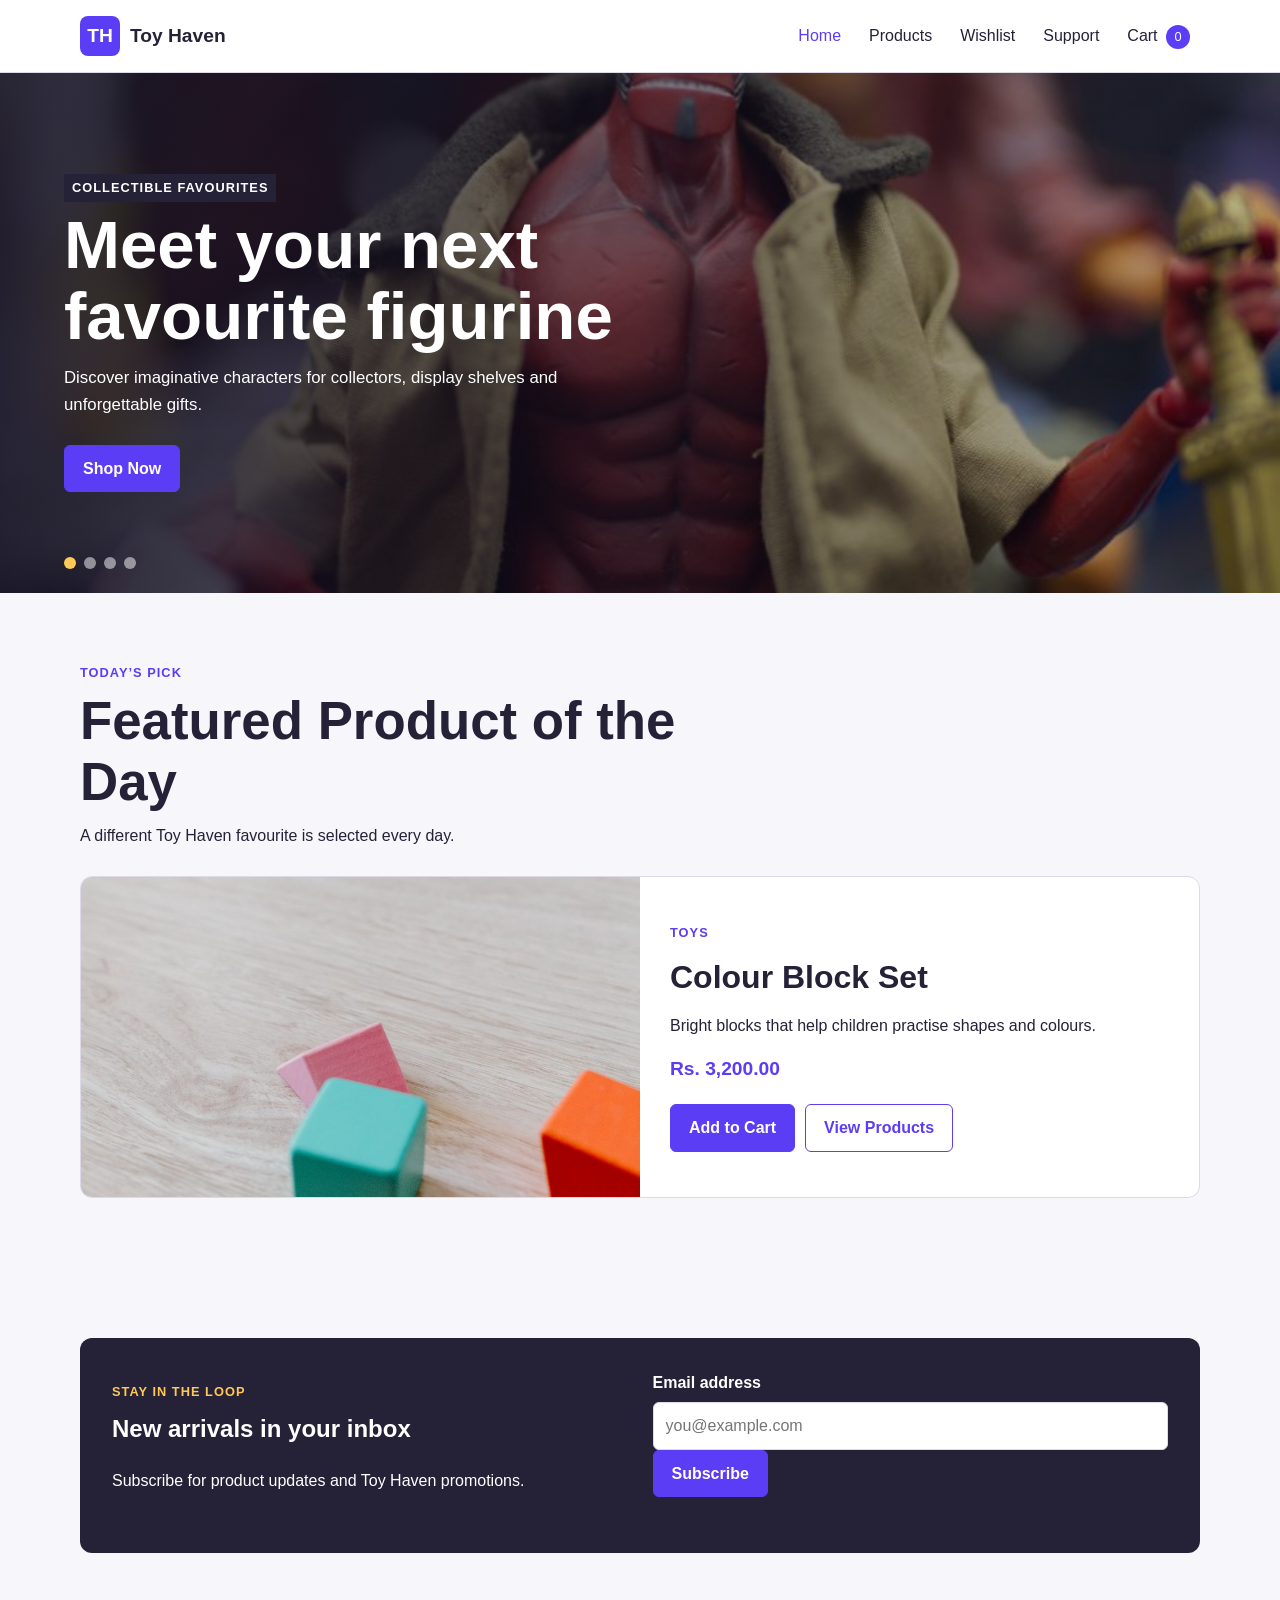
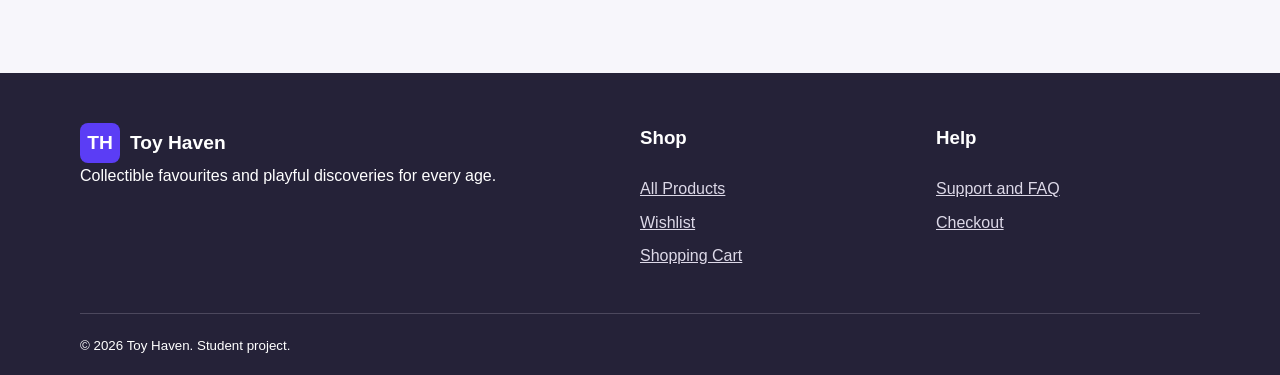
<file: index.html>
<!doctype html>
<html lang="en">
  <head>
    <meta charset="utf-8">
    <meta name="viewport" content="width=device-width,initial-scale=1">
    <meta name="description" content="Shop collectible figurines, creative toys, board games and diecast cars at Toy Haven.">
    <meta name="theme-color" content="#5b3df5">
    <title>Toy Haven | Home</title>
    <link rel="icon" href="assets/favicon.svg" type="image/svg+xml">
    <link rel="manifest" href="manifest.json">
    <link rel="stylesheet" href="css/style.css">
    <script src="js/products.js" defer></script>
    <script src="js/app.js" defer></script>
  </head>
  <body>
    <a class="skip-link" href="#main-content">Skip to main content</a>
    <header class="site-header">
      <nav class="navbar" aria-label="Main navigation">
        <a class="logo" href="index.html">
          <span class="logo-mark">TH</span>
          Toy Haven
        </a>
        <button class="menu-button" type="button" aria-label="Open navigation menu" aria-expanded="false" aria-controls="nav-links">
          <span></span>
          <span></span>
          <span></span>
        </button>
        <ul class="nav-links" id="nav-links">
          <li>
            <a href="index.html" aria-current="page">Home</a>
          </li>
          <li>
            <a href="products.html">Products</a>
          </li>
          <li>
            <a href="wishlist.html">Wishlist</a>
          </li>
          <li>
            <a href="support.html">Support</a>
          </li>
          <li>
            <a href="cart.html">
              Cart
              <span class="cart-count">0</span>
            </a>
          </li>
        </ul>
      </nav>
    </header>
    <main id="main-content">
      <h1 class="skip-link">Toy Haven Online Store</h1>
      <section class="hero-slider" aria-label="Current promotions">
        <article class="hero-slide active" data-slide="0">
          <div class="hero-content">
            <p class="eyebrow">Collectible favourites</p>
            <h2>Meet your next favourite figurine</h2>
            <p>Discover imaginative characters for collectors, display shelves and unforgettable gifts.</p>
            <a class="primary-button" href="products.html">Shop Now</a>
          </div>
        </article>
        <article class="hero-slide" data-slide="1">
          <div class="hero-content">
            <p class="eyebrow">Play without limits</p>
            <h2>Creative toys for curious minds</h2>
            <p>Find colourful toys made for creative play, discovery and everyday adventures.</p>
            <a class="primary-button" href="products.html">Shop Now</a>
          </div>
        </article>
        <article class="hero-slide" data-slide="2">
          <div class="hero-content">
            <p class="eyebrow">Game night starts here</p>
            <h2>Bring everyone around the table</h2>
            <p>Explore strategy, adventure and family board games for memorable nights together.</p>
            <a class="primary-button" href="products.html">Shop Now</a>
          </div>
        </article>
        <article class="hero-slide" data-slide="3">
          <div class="hero-content">
            <p class="eyebrow">Small cars big details</p>
            <h2>Build your dream diecast collection</h2>
            <p>Browse detailed model cars made for collectors and automotive enthusiasts.</p>
            <a class="primary-button" href="products.html">Shop Now</a>
          </div>
        </article>
        <div class="slider-controls" role="group" aria-label="Select promotion">
          <button class="slider-dot active" type="button" data-slide-button="0" aria-label="Show figurines promotion"></button>
          <button class="slider-dot" type="button" data-slide-button="1" aria-label="Show toys promotion"></button>
          <button class="slider-dot" type="button" data-slide-button="2" aria-label="Show board games promotion"></button>
          <button class="slider-dot" type="button" data-slide-button="3" aria-label="Show diecast promotion"></button>
        </div>
      </section>
      <section class="section">
        <div class="section-heading">
          <p class="eyebrow">Today’s pick</p>
          <h2>Featured Product of the Day</h2>
          <p>A different Toy Haven favourite is selected every day.</p>
        </div>
        <div id="featured-product"></div>
      </section>
      <section class="section">
        <div class="newsletter reveal">
          <div>
            <p class="eyebrow">Stay in the loop</p>
            <h2>New arrivals in your inbox</h2>
            <p>Subscribe for product updates and Toy Haven promotions.</p>
          </div>
          <form id="newsletter-form" class="newsletter-form" novalidate>
            <div class="field-group">
              <label for="newsletter-email">Email address</label>
              <input id="newsletter-email" name="email" type="email" placeholder="you@example.com" autocomplete="email" required>
            </div>
            <button class="primary-button" type="submit">Subscribe</button>
            <p class="form-message" id="newsletter-message" aria-live="polite"></p>
          </form>
        </div>
      </section>
    </main>
    <footer class="site-footer">
      <div class="footer-grid">
        <div>
          <a class="logo" href="index.html">
            <span class="logo-mark">TH</span>
            Toy Haven
          </a>
          <p>Collectible favourites and playful discoveries for every age.</p>
        </div>
        <div>
          <h3>Shop</h3>
          <ul class="footer-links">
            <li>
              <a href="products.html">All Products</a>
            </li>
            <li>
              <a href="wishlist.html">Wishlist</a>
            </li>
            <li>
              <a href="cart.html">Shopping Cart</a>
            </li>
          </ul>
        </div>
        <div>
          <h3>Help</h3>
          <ul class="footer-links">
            <li>
              <a href="support.html">Support and FAQ</a>
            </li>
            <li>
              <a href="checkout.html">Checkout</a>
            </li>
          </ul>
        </div>
      </div>
      <div class="footer-bottom">
        <small>
          ©
          <span class="current-year">2026</span>
          Toy Haven. Student project.
        </small>
      </div>
    </footer>
  </body>
</html>
</file>
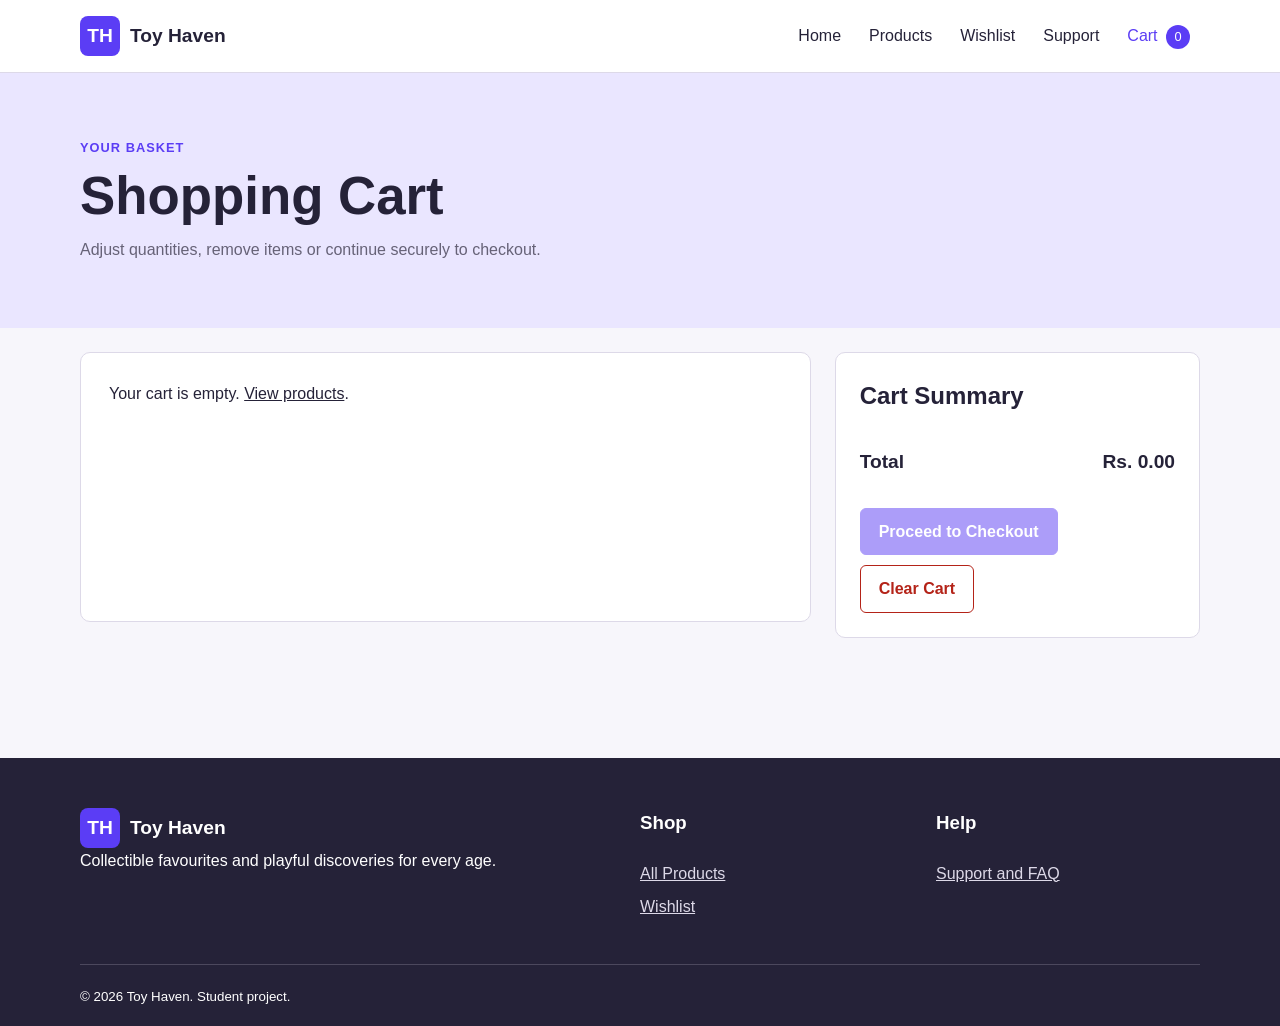
<file: cart.html>
<!doctype html>
<html lang="en">
  <head>
    <meta charset="utf-8">
    <meta name="viewport" content="width=device-width,initial-scale=1">
    <meta name="description" content="Review and update your Toy Haven shopping cart.">
    <meta name="theme-color" content="#5b3df5">
    <title>Toy Haven | Cart</title>
    <link rel="icon" href="assets/favicon.svg" type="image/svg+xml">
    <link rel="manifest" href="manifest.json">
    <link rel="stylesheet" href="css/style.css">
    <script src="js/products.js" defer></script>
    <script src="js/app.js" defer></script>
  </head>
  <body>
    <a class="skip-link" href="#main-content">Skip to main content</a>
    <header class="site-header">
      <nav class="navbar" aria-label="Main navigation">
        <a class="logo" href="index.html">
          <span class="logo-mark">TH</span>
          Toy Haven
        </a>
        <button class="menu-button" type="button" aria-label="Open navigation menu" aria-expanded="false" aria-controls="nav-links">
          <span></span>
          <span></span>
          <span></span>
        </button>
        <ul class="nav-links" id="nav-links">
          <li>
            <a href="index.html">Home</a>
          </li>
          <li>
            <a href="products.html">Products</a>
          </li>
          <li>
            <a href="wishlist.html">Wishlist</a>
          </li>
          <li>
            <a href="support.html">Support</a>
          </li>
          <li>
            <a href="cart.html" aria-current="page">
              Cart
              <span class="cart-count">0</span>
            </a>
          </li>
        </ul>
      </nav>
    </header>
    <main id="main-content">
      <header class="page-hero">
        <div class="shell">
          <p class="eyebrow">Your basket</p>
          <h1>Shopping Cart</h1>
          <p class="lede">Adjust quantities, remove items or continue securely to checkout.</p>
        </div>
      </header>
      <section class="section" style="padding-top:24px">
        <h2 class="skip-link">Cart items and Summary</h2>
        <div class="cart-layout">
          <div class="cart-list" id="cart-list"></div>
          <aside class="summary-card" aria-labelledby="cart-summary-title">
            <h2 id="cart-summary-title">Cart Summary</h2>
            <div class="summary-row total">
              <span>Total</span>
              <span id="cart-total">Rs. 0.00</span>
            </div>
            <div class="button-row">
              <a class="primary-button" id="checkout-link" href="checkout.html">Proceed to Checkout</a>
              <button class="danger-button" id="clear-cart" type="button">Clear Cart</button>
            </div>
          </aside>
        </div>
      </section>
    </main>
    <footer class="site-footer">
      <div class="footer-grid">
        <div>
          <a class="logo" href="index.html">
            <span class="logo-mark">TH</span>
            Toy Haven
          </a>
          <p>Collectible favourites and playful discoveries for every age.</p>
        </div>
        <div>
          <h3>Shop</h3>
          <ul class="footer-links">
            <li>
              <a href="products.html">All Products</a>
            </li>
            <li>
              <a href="wishlist.html">Wishlist</a>
            </li>
          </ul>
        </div>
        <div>
          <h3>Help</h3>
          <ul class="footer-links">
            <li>
              <a href="support.html">Support and FAQ</a>
            </li>
          </ul>
        </div>
      </div>
      <div class="footer-bottom">
        <small>
          ©
          <span class="current-year">2026</span>
          Toy Haven. Student project.
        </small>
      </div>
    </footer>
  </body>
</html>
</file>
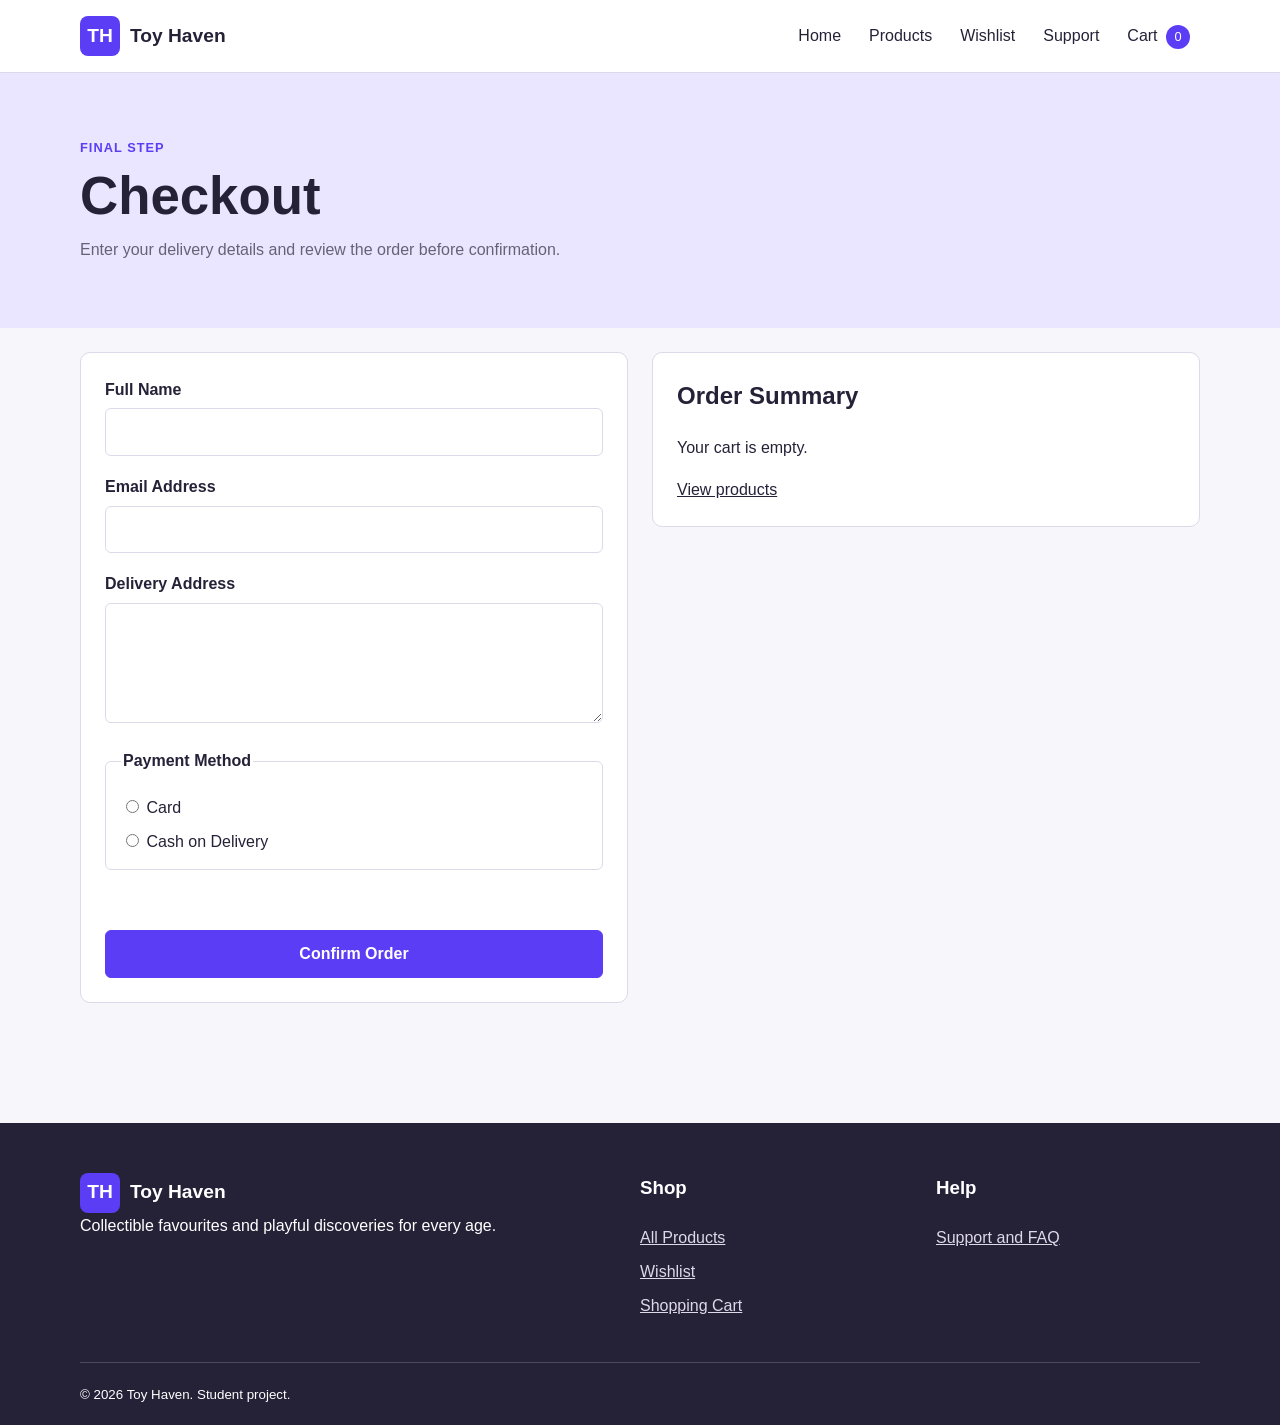
<file: checkout.html>
<!doctype html>
<html lang="en">
  <head>
    <meta charset="utf-8">
    <meta name="viewport" content="width=device-width,initial-scale=1">
    <meta name="description" content="Complete your Toy Haven order.">
    <meta name="theme-color" content="#5b3df5">
    <title>Toy Haven | Checkout</title>
    <link rel="icon" href="assets/favicon.svg" type="image/svg+xml">
    <link rel="manifest" href="manifest.json">
    <link rel="stylesheet" href="css/style.css">
    <script src="js/products.js" defer></script>
    <script src="js/app.js" defer></script>
  </head>
  <body>
    <a class="skip-link" href="#main-content">Skip to main content</a>
    <header class="site-header">
      <nav class="navbar" aria-label="Main navigation">
        <a class="logo" href="index.html">
          <span class="logo-mark">TH</span>
          Toy Haven
        </a>
        <button class="menu-button" type="button" aria-label="Open navigation menu" aria-expanded="false" aria-controls="nav-links">
          <span></span>
          <span></span>
          <span></span>
        </button>
        <ul class="nav-links" id="nav-links">
          <li>
            <a href="index.html">Home</a>
          </li>
          <li>
            <a href="products.html">Products</a>
          </li>
          <li>
            <a href="wishlist.html">Wishlist</a>
          </li>
          <li>
            <a href="support.html">Support</a>
          </li>
          <li>
            <a href="cart.html">
              Cart
              <span class="cart-count">0</span>
            </a>
          </li>
        </ul>
      </nav>
    </header>
    <main id="main-content">
      <header class="page-hero">
        <div class="shell">
          <p class="eyebrow">Final step</p>
          <h1>Checkout</h1>
          <p class="lede">Enter your delivery details and review the order before confirmation.</p>
        </div>
      </header>
      <section class="section" style="padding-top:24px">
        <h2 class="skip-link">Checkout Details</h2>
        <div class="checkout-layout">
          <div class="form-card">
            <form class="stack-form" id="checkout-form" novalidate>
              <div class="field-group">
                <label for="full-name">Full Name</label>
                <input id="full-name" name="fullName" autocomplete="name" minlength="2" required>
              </div>
              <div class="field-group">
                <label for="checkout-email">Email Address</label>
                <input id="checkout-email" name="email" type="email" autocomplete="email" required>
              </div>
              <div class="field-group">
                <label for="address">Delivery Address</label>
                <textarea id="address" name="address" autocomplete="street-address" minlength="10" required></textarea>
              </div>
              <fieldset>
                <legend>Payment Method</legend>
                <div class="radio-list">
                  <label>
                    <input type="radio" name="payment" value="Card" required>
                    Card 
                  </label>
                  <label>
                    <input type="radio" name="payment" value="Cash on Delivery" required>
                    Cash on Delivery
                  </label>
                </div>
              </fieldset>
              <p class="form-message" id="checkout-message" aria-live="polite"></p>
              <button class="primary-button" id="place-order" type="submit">Confirm Order</button>
            </form>
          </div>
          <aside class="summary-card">
            <h2>Order Summary</h2>
            <div id="checkout-summary"></div>
          </aside>
        </div>
      </section>
    </main>
    <footer class="site-footer">
      <div class="footer-grid">
        <div>
          <a class="logo" href="index.html">
            <span class="logo-mark">TH</span>
            Toy Haven
          </a>
          <p>Collectible favourites and playful discoveries for every age.</p>
        </div>
        <div>
          <h3>Shop</h3>
          <ul class="footer-links">
            <li>
              <a href="products.html">All Products</a>
            </li>
            <li>
              <a href="wishlist.html">Wishlist</a>
            </li>
            <li>
              <a href="cart.html">Shopping Cart</a>
            </li>
          </ul>
        </div>
        <div>
          <h3>Help</h3>
          <ul class="footer-links">
            <li>
              <a href="support.html">Support and FAQ</a>
            </li>
          </ul>
        </div>
      </div>
      <div class="footer-bottom">
        <small>
          ©
          <span class="current-year">2026</span>
          Toy Haven. Student project.
        </small>
      </div>
    </footer>
  </body>
</html>
</file>
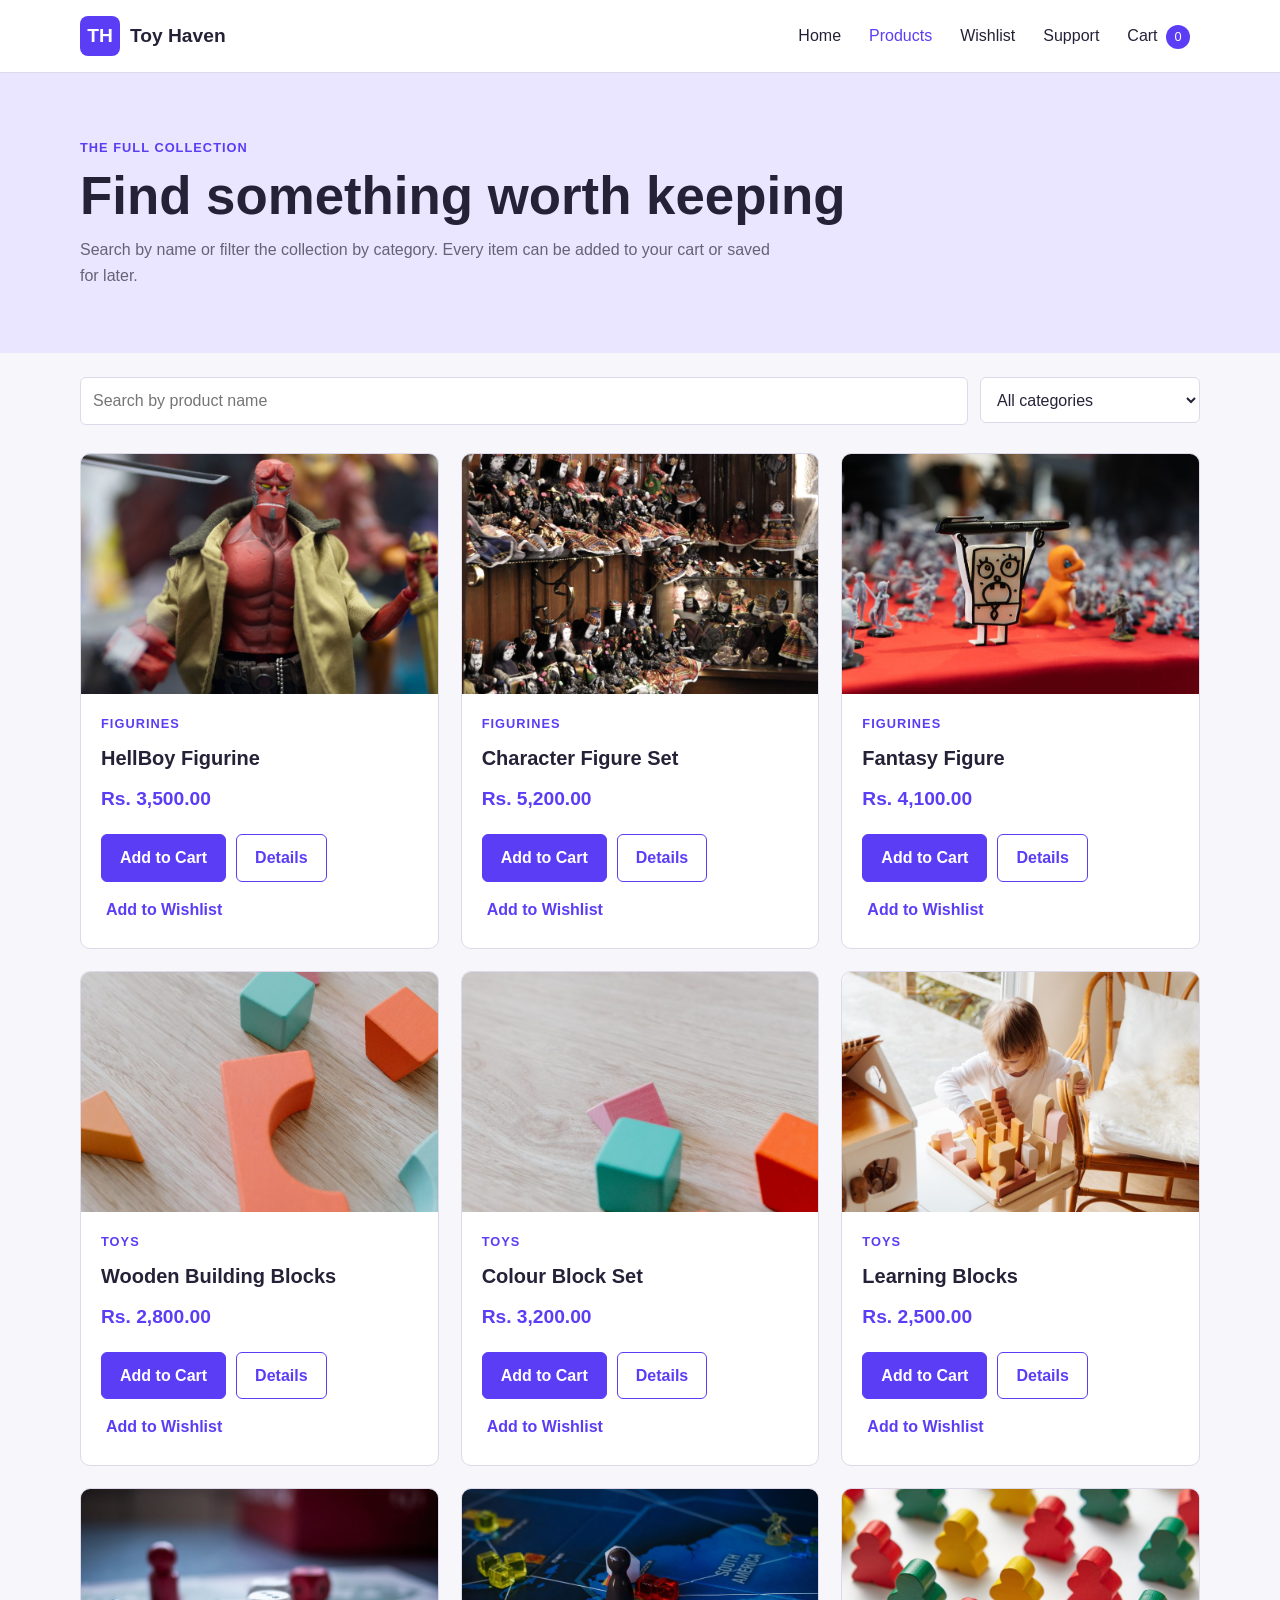
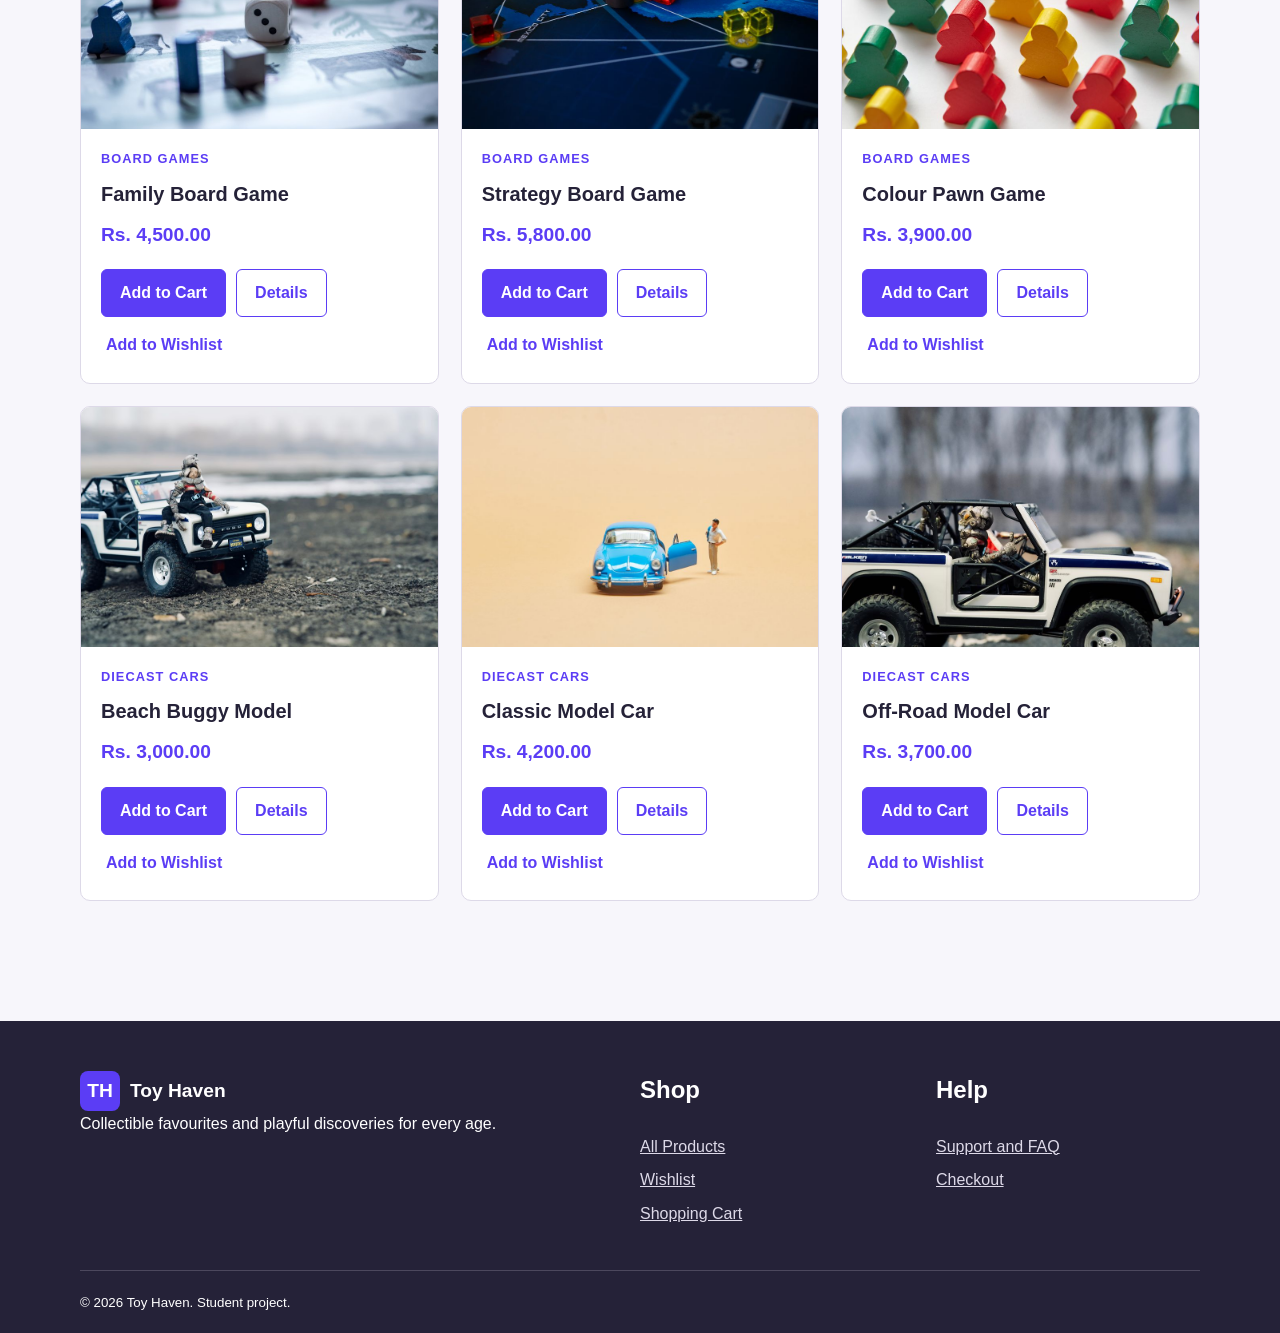
<file: products.html>
<!doctype html>
<html lang="en">
  <head>
    <meta charset="utf-8">
    <meta name="viewport" content="width=device-width,initial-scale=1">
    <meta name="description" content="Browse Toy Haven figurines, toys, board games and diecast cars.">
    <meta name="theme-color" content="#5b3df5">
    <title>Toy Haven | Products</title>
    <link rel="icon" href="assets/favicon.svg" type="image/svg+xml">
    <link rel="manifest" href="manifest.json">
    <link rel="stylesheet" href="css/style.css">
    <script src="js/products.js" defer></script>
    <script src="js/app.js" defer></script>
  </head>
  <body>
    <a class="skip-link" href="#main-content">Skip to main content</a>
    <header class="site-header">
      <nav class="navbar" aria-label="Main navigation">
        <a class="logo" href="index.html">
          <span class="logo-mark">TH</span>
          Toy Haven
        </a>
        <button class="menu-button" type="button" aria-label="Open navigation menu" aria-expanded="false" aria-controls="nav-links">
          <span></span>
          <span></span>
          <span></span>
        </button>
        <ul class="nav-links" id="nav-links">
          <li>
            <a href="index.html">Home</a>
          </li>
          <li>
            <a href="products.html" aria-current="page">Products</a>
          </li>
          <li>
            <a href="wishlist.html">Wishlist</a>
          </li>
          <li>
            <a href="support.html">Support</a>
          </li>
          <li>
            <a href="cart.html">
              Cart
              <span class="cart-count">0</span>
            </a>
          </li>
        </ul>
      </nav>
    </header>
    <main id="main-content">
      <header class="page-hero">
        <div class="shell">
          <p class="eyebrow">The full collection</p>
          <h1>Find something worth keeping</h1>
          <p class="lede">Search by name or filter the collection by category. Every item can be added to your cart or saved for later.</p>
        </div>
      </header>
      <section class="section" style="padding-top:24px">
        <h2 class="skip-link">Product collection</h2> 
        <div class="toolbar">
          <div class="search-wrap">
            <label class="skip-link" for="product-search">Search products</label>
            <input id="product-search" type="search" placeholder="Search by product name">
          </div>
          <div>
            <label class="skip-link" for="category-filter">Filter category</label>
            <select id="category-filter">
              <option value="">All categories</option>
              <option value="figurines">Figurines</option>
              <option value="toys">Toys</option>
              <option value="board-games">Board Games</option>
              <option value="diecast">Diecast Cars</option>
            </select>
          </div>
        </div>
        <div class="product-grid" id="product-grid"></div>
      </section>
    </main>
    <dialog class="modal" id="product-modal">
      <button class="modal-close" type="button" aria-label="Close product details">×</button>
      <div class="modal-content modal-body"></div>
    </dialog>
    <footer class="site-footer">
      <div class="footer-grid">
        <div>
          <a class="logo" href="index.html">
            <span class="logo-mark">TH</span>
            Toy Haven
          </a>
          <p>Collectible favourites and playful discoveries for every age.</p>
        </div>
        <div>
          <h2>Shop</h2>
          <ul class="footer-links">
            <li>
              <a href="products.html">All Products</a>
            </li>
            <li>
              <a href="wishlist.html">Wishlist</a>
            </li>
            <li>
              <a href="cart.html">Shopping Cart</a>
            </li>
          </ul>
        </div>
        <div>
          <h2>Help</h2>
          <ul class="footer-links">
            <li>
              <a href="support.html">Support and FAQ</a>
            </li>
            <li>
              <a href="checkout.html">Checkout</a>
            </li>
          </ul>
        </div>
      </div>
      <div class="footer-bottom">
        <small>
          ©
          <span class="current-year">2026</span>
          Toy Haven. Student project.
        </small>
      </div>
    </footer>
  </body>
</html>
</file>
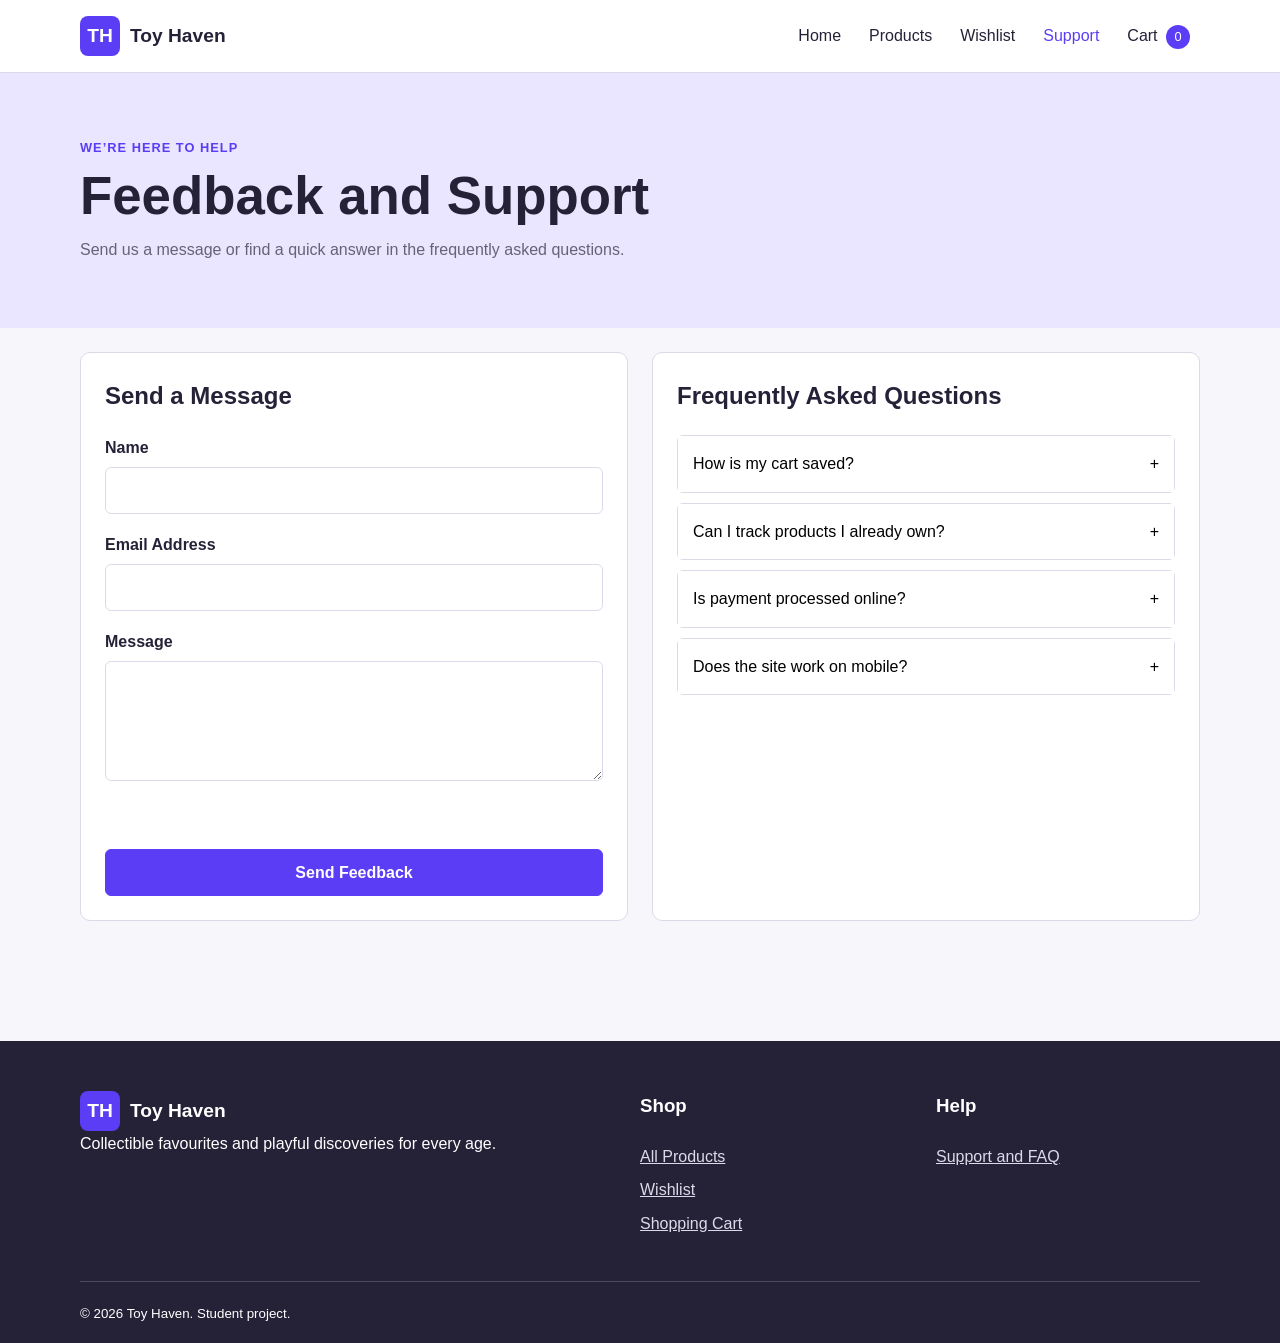
<file: support.html>
<!doctype html>
<html lang="en">
  <head>
    <meta charset="utf-8">
    <meta name="viewport" content="width=device-width,initial-scale=1">
    <meta name="description" content="Contact Toy Haven support and browse frequently asked questions.">
    <meta name="theme-color" content="#5b3df5">
    <title>Toy Haven | Support</title>
    <link rel="icon" href="assets/favicon.svg" type="image/svg+xml">
    <link rel="manifest" href="manifest.json">
    <link rel="stylesheet" href="css/style.css">
    <script src="js/products.js" defer></script>
    <script src="js/app.js" defer></script>
  </head>
  <body>
    <a class="skip-link" href="#main-content">Skip to main content</a>
    <header class="site-header">
      <nav class="navbar" aria-label="Main navigation">
        <a class="logo" href="index.html">
          <span class="logo-mark">TH</span>
          Toy Haven
        </a>
        <button class="menu-button" type="button" aria-label="Open navigation menu" aria-expanded="false" aria-controls="nav-links">
          <span></span>
          <span></span>
          <span></span>
        </button>
        <ul class="nav-links" id="nav-links">
          <li>
            <a href="index.html">Home</a>
          </li>
          <li>
            <a href="products.html">Products</a>
          </li>
          <li>
            <a href="wishlist.html">Wishlist</a>
          </li>
          <li>
            <a href="support.html" aria-current="page">Support</a>
          </li>
          <li>
            <a href="cart.html">
              Cart
              <span class="cart-count">0</span>
            </a>
          </li>
        </ul>
      </nav>
    </header>
    <main id="main-content">
      <header class="page-hero">
        <div class="shell">
          <p class="eyebrow">We’re here to help</p>
          <h1>Feedback and Support</h1>
          <p class="lede">Send us a message or find a quick answer in the frequently asked questions.</p>
        </div>
      </header>
      <section class="section" style="padding-top:24px">
        <div class="support-layout">
          <div class="form-card">
            <h2>Send a Message</h2>
            <form class="stack-form" id="feedback-form" novalidate>
              <div class="field-group">
                <label for="feedback-name">Name</label>
                <input id="feedback-name" name="name" autocomplete="name" minlength="2" required>
              </div>
              <div class="field-group">
                <label for="feedback-email">Email Address</label>
                <input id="feedback-email" name="email" type="email" autocomplete="email" required>
              </div>
              <div class="field-group">
                <label for="feedback-text">Message</label>
                <textarea id="feedback-text" name="message" minlength="10" required></textarea>
              </div>
              <p class="form-message" id="feedback-message" aria-live="polite"></p>
              <button class="primary-button" type="submit">Send Feedback</button>
            </form>
          </div>
          <div class="faq-card">
            <h2>Frequently Asked Questions</h2>
            <div class="faq-list">
              <div class="faq-item">
                <button class="faq-question" type="button" aria-expanded="false">
                  How is my cart saved?
                  <span>+</span>
                </button>
                <div class="faq-answer">
                  <p>Your cart is stored in your browser using localStorage, so it remains available after refreshing the page.</p>
                </div>
              </div>
              <div class="faq-item">
                <button class="faq-question" type="button" aria-expanded="false">
                  Can I track products I already own?
                  <span>+</span>
                </button>
                <div class="faq-answer">
                  <p>Yes. Save a product to your wishlist and change its collection status to Owned.</p>
                </div>
              </div>
              <div class="faq-item">
                <button class="faq-question" type="button" aria-expanded="false">
                  Is payment processed online?
                  <span>+</span>
                </button>
                <div class="faq-answer">
                  <p>No. This student project simulates card and cash-on-delivery payment choices without processing real payments.</p>
                </div>
              </div>
              <div class="faq-item">
                <button class="faq-question" type="button" aria-expanded="false">
                  Does the site work on mobile?
                  <span>+</span>
                </button>
                <div class="faq-answer">
                  <p>Yes. The layout adapts for mobile, tablet and desktop screens.</p>
                </div>
              </div>
            </div>
          </div>
        </div>
      </section>
    </main>
    <footer class="site-footer">
      <div class="footer-grid">
        <div>
          <a class="logo" href="index.html">
            <span class="logo-mark">TH</span>
            Toy Haven
          </a>
          <p>Collectible favourites and playful discoveries for every age.</p>
        </div>
        <div>
          <h3>Shop</h3>
          <ul class="footer-links">
            <li>
              <a href="products.html">All Products</a>
            </li>
            <li>
              <a href="wishlist.html">Wishlist</a>
            </li>
            <li>
              <a href="cart.html">Shopping Cart</a>
            </li>
          </ul>
        </div>
        <div>
          <h3>Help</h3>
          <ul class="footer-links">
            <li>
              <a href="support.html">Support and FAQ</a>
            </li>
          </ul>
        </div>
      </div>
      <div class="footer-bottom">
        <small>
          ©
          <span class="current-year">2026</span>
          Toy Haven. Student project.
        </small>
      </div>
    </footer>
  </body>
</html>
</file>
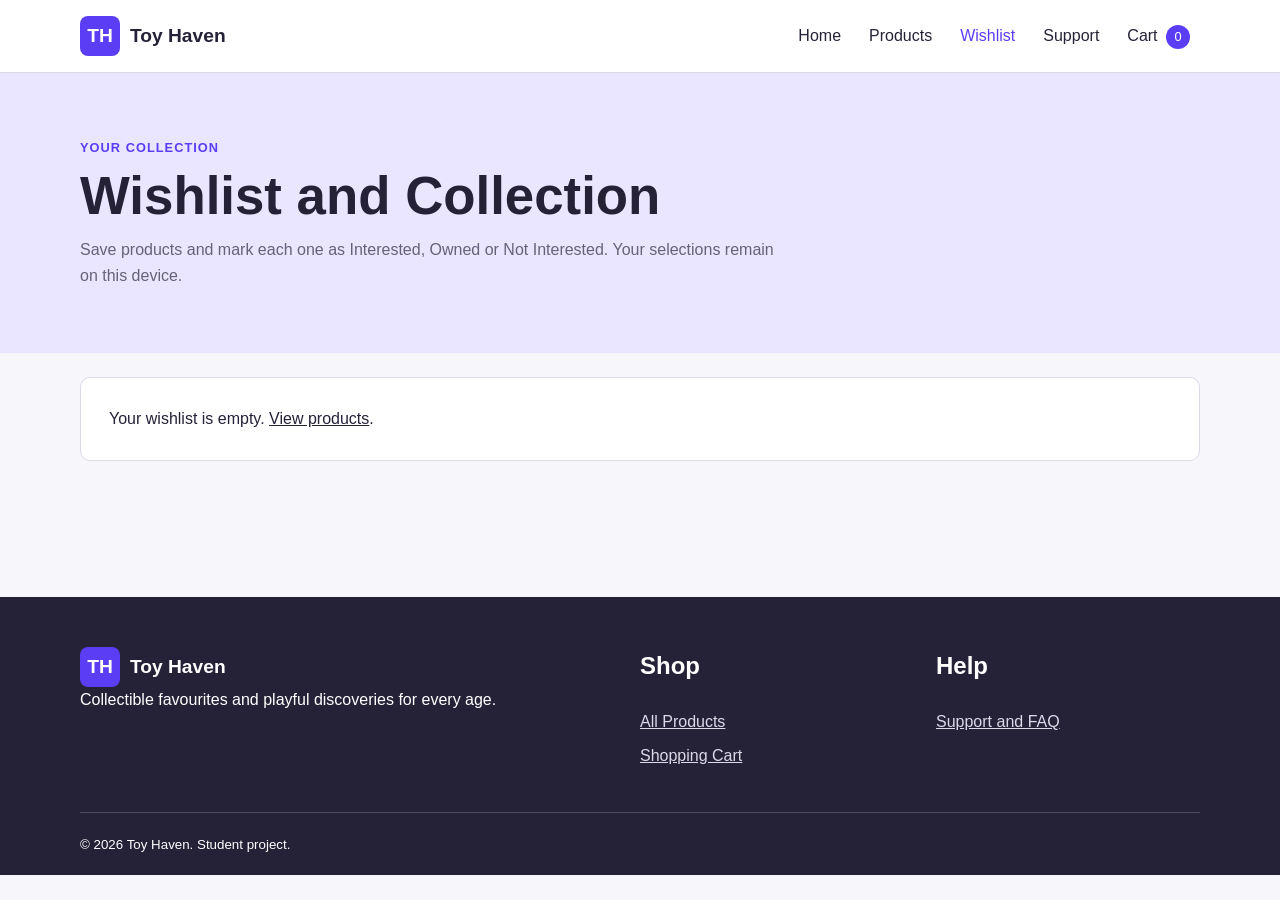
<file: wishlist.html>
<!doctype html>
<html lang="en">
  <head>
    <meta charset="utf-8">
    <meta name="viewport" content="width=device-width,initial-scale=1">
    <meta name="description" content="Track your Toy Haven wishlist and collection.">
    <meta name="theme-color" content="#5b3df5">
    <title>Toy Haven | Wishlist</title>
    <link rel="icon" href="assets/favicon.svg" type="image/svg+xml">
    <link rel="manifest" href="manifest.json">
    <link rel="stylesheet" href="css/style.css">
    <script src="js/products.js" defer></script>
    <script src="js/app.js" defer></script>
  </head>
  <body>
    <a class="skip-link" href="#main-content">Skip to main content</a>
    <header class="site-header">
      <nav class="navbar" aria-label="Main navigation">
        <a class="logo" href="index.html">
          <span class="logo-mark">TH</span>
          Toy Haven
        </a>
        <button class="menu-button" type="button" aria-label="Open navigation menu" aria-expanded="false" aria-controls="nav-links">
          <span></span>
          <span></span>
          <span></span>
        </button>
        <ul class="nav-links" id="nav-links">
          <li>
            <a href="index.html">Home</a>
          </li>
          <li>
            <a href="products.html">Products</a>
          </li>
          <li>
            <a href="wishlist.html" aria-current="page">Wishlist</a>
          </li>
          <li>
            <a href="support.html">Support</a>
          </li>
          <li>
            <a href="cart.html">
              Cart
              <span class="cart-count">0</span>
            </a>
          </li>
        </ul>
      </nav>
    </header>
    <main id="main-content">
      <header class="page-hero">
        <div class="shell">
          <p class="eyebrow">Your collection</p>
          <h1>Wishlist and Collection</h1>
          <p class="lede">Save products and mark each one as Interested, Owned or Not Interested. Your selections remain on this device.</p>
        </div>
      </header>
      <section class="section" style="padding-top:24px">
        <h2 class="skip-link">Saved Products</h2>
        <div class="product-grid" id="wishlist-grid"></div>
      </section>
    </main>
    <footer class="site-footer">
      <div class="footer-grid">
        <div>
          <a class="logo" href="index.html">
            <span class="logo-mark">TH</span>
            Toy Haven
          </a>
          <p>Collectible favourites and playful discoveries for every age.</p>
        </div>
        <div>
          <h2>Shop</h2>
          <ul class="footer-links">
            <li>
              <a href="products.html">All Products</a>
            </li>
            <li>
              <a href="cart.html">Shopping Cart</a>
            </li>
          </ul>
        </div>
        <div>
          <h2>Help</h2>
          <ul class="footer-links">
            <li>
              <a href="support.html">Support and FAQ</a>
            </li>
          </ul>
        </div>
      </div>
      <div class="footer-bottom">
        <small>
          ©
          <span class="current-year">2026</span>
          Toy Haven. Student project.
        </small>
      </div>
    </footer>
  </body>
</html>
</file>
<file: css/style.css>
:root {
  --purple: #5b3df5;
  --dark-purple: #4027c7;
  --yellow: #ffc857;
  --text: #252238;
  --muted: #666277;
  --background: #f7f6fb;
  --white: #ffffff;
  --border: #ddd9e8;
  --danger: #b42318;
  --success: #147a43;
}

* {
  box-sizing: border-box;
}

html {
  scroll-behavior: smooth;
}

body {
  margin: 0;
  color: var(--text);
  background: var(--background);
  font-family: Arial, Helvetica, sans-serif;
  line-height: 1.6;
}

img {
  display: block;
  max-width: 100%;
}

a {
  color: inherit;
}

h1,
h2,
h3,
p {
  margin-top: 0;
}

button,
input,
select,
textarea {
  font: inherit;
}

button,
a {
  -webkit-tap-highlight-color: transparent;
}

.skip-link {
  position: absolute;
  top: -100px;
  left: 12px;
  z-index: 100;
  padding: 10px;
  background: var(--white);
}

.skip-link:focus {
  top: 12px;
}

.site-header {
  position: sticky;
  top: 0;
  z-index: 20;
  background: var(--white);
  border-bottom: 1px solid var(--border);
}

.navbar {
  width: min(1120px, 92%);
  min-height: 72px;
  margin: auto;
  display: flex;
  align-items: center;
  justify-content: space-between;
}

.logo {
  display: inline-flex;
  align-items: center;
  gap: 10px;
  color: var(--text);
  font-size: 1.2rem;
  font-weight: bold;
  text-decoration: none;
}

.logo-mark {
  display: grid;
  width: 40px;
  height: 40px;
  place-items: center;
  color: var(--white);
  background: var(--purple);
  border-radius: 8px;
}

.menu-button {
  width: 44px;
  height: 44px;
  padding: 9px;
  display: grid;
  align-content: space-around;
  background: transparent;
  border: 1px solid var(--border);
  border-radius: 6px;
  cursor: pointer;
}

.menu-button span {
  width: 100%;
  height: 2px;
  background: var(--text);
  transition: transform 0.2s, opacity 0.2s;
}

.menu-button.open span:nth-child(1) {
  transform: translateY(9px) rotate(45deg);
}

.menu-button.open span:nth-child(2) {
  opacity: 0;
}

.menu-button.open span:nth-child(3) {
  transform: translateY(-9px) rotate(-45deg);
}

.nav-links {
  position: absolute;
  top: 72px;
  left: 0;
  right: 0;
  display: none;
  margin: 0;
  padding: 10px 4%;
  list-style: none;
  background: var(--white);
  border-bottom: 1px solid var(--border);
}

.nav-links.open {
  display: block;
}

.nav-links a {
  display: block;
  padding: 10px;
  text-decoration: none;
}

.nav-links a:hover,
.nav-links a[aria-current="page"] {
  color: var(--purple);
}

.cart-count {
  display: inline-grid;
  min-width: 24px;
  height: 24px;
  margin-left: 4px;
  padding: 0 5px;
  place-items: center;
  color: var(--white);
  background: var(--purple);
  border-radius: 50%;
  font-size: 0.8rem;
}

.hero-slider {
  position: relative;
  height: 520px;
  overflow: hidden;
  color: var(--white);
  background: #29243d;
}

.hero-slide {
  position: absolute;
  inset: 0;
  display: grid;
  align-items: center;
  padding: 40px 5%;
  opacity: 0;
  visibility: hidden;
  background-position: center;
  background-size: cover;
  transition: opacity 0.6s;
}

.hero-slide::before {
  position: absolute;
  inset: 0;
  content: "";
  background: linear-gradient(90deg, rgba(18, 14, 31, 0.88), rgba(18, 14, 31, 0.25));
}

.hero-slide:nth-child(1) {
  background-image: url("../assets/figurine-hero.jpg");
}

.hero-slide:nth-child(2) {
  background-image: url("../assets/toy-blocks-colour.jpg");
}

.hero-slide:nth-child(3) {
  background-image: url("../assets/board-dice.jpg");
}

.hero-slide:nth-child(4) {
  background-image: url("../assets/car-classic.jpg");
}

.hero-slide.active {
  opacity: 1;
  visibility: visible;
}

.hero-content {
  position: relative;
  z-index: 1;
  width: min(620px, 100%);
}

.hero-content .eyebrow {
  display: inline-block;
  padding: 4px 8px;
  color: var(--white);
  background: var(--text);
}

.hero-content h1,
.hero-content h2 {
  margin-bottom: 14px;
  font-size: clamp(2.2rem, 8vw, 4.2rem);
  line-height: 1.05;
}

.hero-content p:not(.eyebrow) {
  max-width: 560px;
  margin-bottom: 26px;
  font-size: 1.05rem;
}

.slider-controls {
  position: absolute;
  left: 5%;
  bottom: 24px;
  z-index: 2;
  display: flex;
  gap: 8px;
}

.slider-dot {
  width: 12px;
  height: 12px;
  padding: 0;
  background: rgba(255, 255, 255, 0.5);
  border: 0;
  border-radius: 50%;
  cursor: pointer;
}

.slider-dot.active {
  background: var(--yellow);
}

.section,
.shell,
.footer-grid,
.footer-bottom {
  width: min(1120px, 92%);
  margin: auto;
}

.section {
  padding-top: 70px;
  padding-bottom: 70px;
}

.section-heading {
  max-width: 650px;
  margin-bottom: 28px;
}

.section-heading h2,
.page-hero h1 {
  margin-bottom: 10px;
  font-size: clamp(2rem, 5vw, 3.3rem);
  line-height: 1.15;
}

.eyebrow,
.product-meta {
  margin-bottom: 8px;
  color: var(--purple);
  font-size: 0.8rem;
  font-weight: bold;
  letter-spacing: 0.08em;
  text-transform: uppercase;
}

.page-hero {
  padding: 65px 0;
  background: #eae6ff;
}

.page-hero .lede {
  max-width: 700px;
  margin-bottom: 0;
  color: var(--muted);
}

.primary-button,
.secondary-button,
.danger-button,
.text-button {
  display: inline-flex;
  align-items: center;
  justify-content: center;
  min-height: 44px;
  padding: 10px 18px;
  border-radius: 6px;
  font-weight: bold;
  text-decoration: none;
  cursor: pointer;
  transition: background-color 0.2s;
}

.primary-button {
  color: var(--white);
  background: var(--purple);
  border: 1px solid var(--purple);
}

.primary-button:hover {
  background: var(--dark-purple);
}

.secondary-button {
  color: var(--purple);
  background: var(--white);
  border: 1px solid var(--purple);
}

.secondary-button:hover {
  background: #f0edff;
}

.danger-button {
  color: var(--danger);
  background: var(--white);
  border: 1px solid var(--danger);
}

.danger-button:hover {
  background: #fff0ee;
}

.text-button {
  min-height: auto;
  padding: 5px;
  color: var(--purple);
  background: transparent;
  border: 0;
}

.button-row,
.product-actions {
  display: flex;
  flex-wrap: wrap;
  gap: 10px;
}

.feature-layout {
  overflow: hidden;
  display: grid;
  background: var(--white);
  border: 1px solid var(--border);
  border-radius: 12px;
}

.feature-layout img {
  width: 100%;
  height: 320px;
  object-fit: cover;
}

.feature-copy {
  padding: 30px;
}

.feature-copy h3 {
  margin-bottom: 10px;
  font-size: 2rem;
}

.price {
  color: var(--purple);
  font-size: 1.2rem;
  font-weight: bold;
}

.newsletter {
  display: grid;
  gap: 25px;
  padding: 32px;
  color: var(--white);
  background: var(--text);
  border-radius: 12px;
}

.newsletter .eyebrow {
  color: var(--yellow);
}

.toolbar {
  display: grid;
  gap: 12px;
  margin-bottom: 28px;
}

.toolbar input,
.toolbar select,
.field-group input,
.field-group textarea,
.status-select {
  width: 100%;
  min-height: 46px;
  padding: 10px 12px;
  color: var(--text);
  background: var(--white);
  border: 1px solid var(--border);
  border-radius: 6px;
}

.field-group textarea {
  min-height: 120px;
  resize: vertical;
}

.field-group label,
fieldset legend,
.product-body label {
  display: block;
  margin-bottom: 6px;
  font-weight: bold;
}

.product-grid {
  display: grid;
  grid-template-columns: 1fr;
  gap: 22px;
}

.product-card {
  overflow: hidden;
  background: var(--white);
  border: 1px solid var(--border);
  border-radius: 10px;
}

.product-card img {
  width: 100%;
  height: 240px;
  object-fit: cover;
}

.product-body {
  padding: 20px;
}

.product-body h2 {
  margin-bottom: 10px;
  font-size: 1.25rem;
}

.product-actions {
  margin-top: 16px;
}

.modal {
  width: min(760px, 92%);
  padding: 0;
  border: 0;
  border-radius: 10px;
}

.modal::backdrop {
  background: rgba(0, 0, 0, 0.7);
}

.modal-close {
  position: absolute;
  top: 10px;
  right: 12px;
  width: 40px;
  height: 40px;
  color: var(--text);
  background: var(--white);
  border: 1px solid var(--border);
  border-radius: 50%;
  font-size: 1.5rem;
  cursor: pointer;
}

.modal-grid {
  display: grid;
}

.modal-grid img {
  width: 100%;
  height: 300px;
  object-fit: cover;
}

.modal-grid > div {
  padding: 30px;
}

.cart-layout,
.checkout-layout,
.support-layout {
  display: grid;
  gap: 24px;
}

.cart-list {
  display: grid;
  gap: 16px;
}

.cart-item {
  display: grid;
  gap: 16px;
  padding: 18px;
  background: var(--white);
  border: 1px solid var(--border);
  border-radius: 10px;
}

.cart-item img {
  width: 100%;
  height: 180px;
  object-fit: cover;
  border-radius: 6px;
}

.cart-item h2 {
  font-size: 1.2rem;
}

.quantity-controls {
  display: flex;
  align-items: center;
  gap: 10px;
}

.quantity-controls button {
  width: 36px;
  height: 36px;
  background: var(--white);
  border: 1px solid var(--border);
  border-radius: 5px;
  cursor: pointer;
}

.summary-card,
.form-card,
.faq-card {
  padding: 24px;
  background: var(--white);
  border: 1px solid var(--border);
  border-radius: 10px;
}

.summary-card {
  height: fit-content;
}

.summary-row {
  display: flex;
  justify-content: space-between;
  gap: 16px;
  padding: 12px 0;
  border-bottom: 1px solid var(--border);
}

.summary-row.total {
  margin-bottom: 18px;
  font-size: 1.2rem;
  font-weight: bold;
  border-bottom: 0;
}

.stack-form {
  display: grid;
  gap: 18px;
}

fieldset {
  margin: 0;
  padding: 15px;
  border: 1px solid var(--border);
  border-radius: 6px;
}

.radio-list {
  display: grid;
  gap: 8px;
}

.form-message {
  min-height: 24px;
  margin: 0;
  font-weight: bold;
}

.form-message.error {
  color: var(--danger);
}

.form-message.success {
  color: var(--success);
}

.newsletter .form-message.success {
  color: #8ff0b7;
}

.success-panel {
  grid-column: 1 / -1;
  padding: 60px 24px;
  text-align: center;
  background: var(--white);
  border: 1px solid var(--border);
  border-radius: 10px;
}

.success-icon {
  display: grid;
  width: 70px;
  height: 70px;
  margin: 0 auto 20px;
  place-items: center;
  color: var(--white);
  background: var(--success);
  border-radius: 50%;
  font-size: 2rem;
  animation: success-pop 0.5s ease-out;
}

@keyframes success-pop {
  from {
    transform: scale(0);
  }

  to {
    transform: scale(1);
  }
}

.faq-list {
  display: grid;
  gap: 10px;
}

.faq-item {
  border: 1px solid var(--border);
  border-radius: 6px;
}

.faq-question {
  width: 100%;
  padding: 15px;
  display: flex;
  justify-content: space-between;
  gap: 15px;
  text-align: left;
  background: var(--white);
  border: 0;
  cursor: pointer;
}

.faq-answer {
  display: none;
  padding: 0 15px 15px;
}

.faq-answer p {
  margin: 0;
}

.faq-item.open .faq-answer {
  display: block;
}

.empty-state {
  grid-column: 1 / -1;
  padding: 28px;
  background: var(--white);
  border: 1px solid var(--border);
  border-radius: 10px;
}

.disabled {
  opacity: 0.5;
  cursor: not-allowed;
}

.reveal {
  opacity: 0;
  transform: translateY(18px);
  transition: opacity 0.5s, transform 0.5s;
}

.reveal.visible {
  opacity: 1;
  transform: translateY(0);
}

.site-footer {
  margin-top: 50px;
  color: var(--white);
  background: var(--text);
}

.site-footer .logo {
  color: var(--white);
}

.footer-grid {
  display: grid;
  gap: 32px;
  padding-top: 50px;
  padding-bottom: 40px;
}

.footer-links {
  margin: 0;
  padding: 0;
  list-style: none;
}

.footer-links a {
  display: inline-block;
  padding: 4px 0;
  color: #ddd9e8;
}

.footer-bottom {
  padding-top: 18px;
  padding-bottom: 18px;
  border-top: 1px solid #4c485d;
}

@media (min-width: 650px) {
  .product-grid {
    grid-template-columns: repeat(2, 1fr);
  }

  .toolbar {
    grid-template-columns: 1fr 220px;
  }

  .feature-layout,
  .modal-grid,
  .newsletter {
    grid-template-columns: 1fr 1fr;
    align-items: center;
  }

  .cart-item {
    grid-template-columns: 150px 1fr auto;
    align-items: center;
  }

  .cart-item img {
    height: 130px;
  }

  .footer-grid {
    grid-template-columns: 2fr 1fr 1fr;
  }
}

@media (min-width: 850px) {
  .menu-button {
    display: none;
  }

  .nav-links {
    position: static;
    display: flex;
    align-items: center;
    gap: 8px;
    padding: 0;
    background: transparent;
    border: 0;
  }

  .nav-links a {
    padding: 8px 10px;
  }

  .product-grid {
    grid-template-columns: repeat(3, 1fr);
  }

  .cart-layout {
    grid-template-columns: minmax(0, 2fr) minmax(280px, 1fr);
  }

  .checkout-layout,
  .support-layout {
    grid-template-columns: 1fr 1fr;
  }
}

@media (prefers-reduced-motion: reduce) {
  html {
    scroll-behavior: auto;
  }

  *,
  *::before,
  *::after {
    animation-duration: 0.01ms !important;
    transition-duration: 0.01ms !important;
  }
}
</file>
